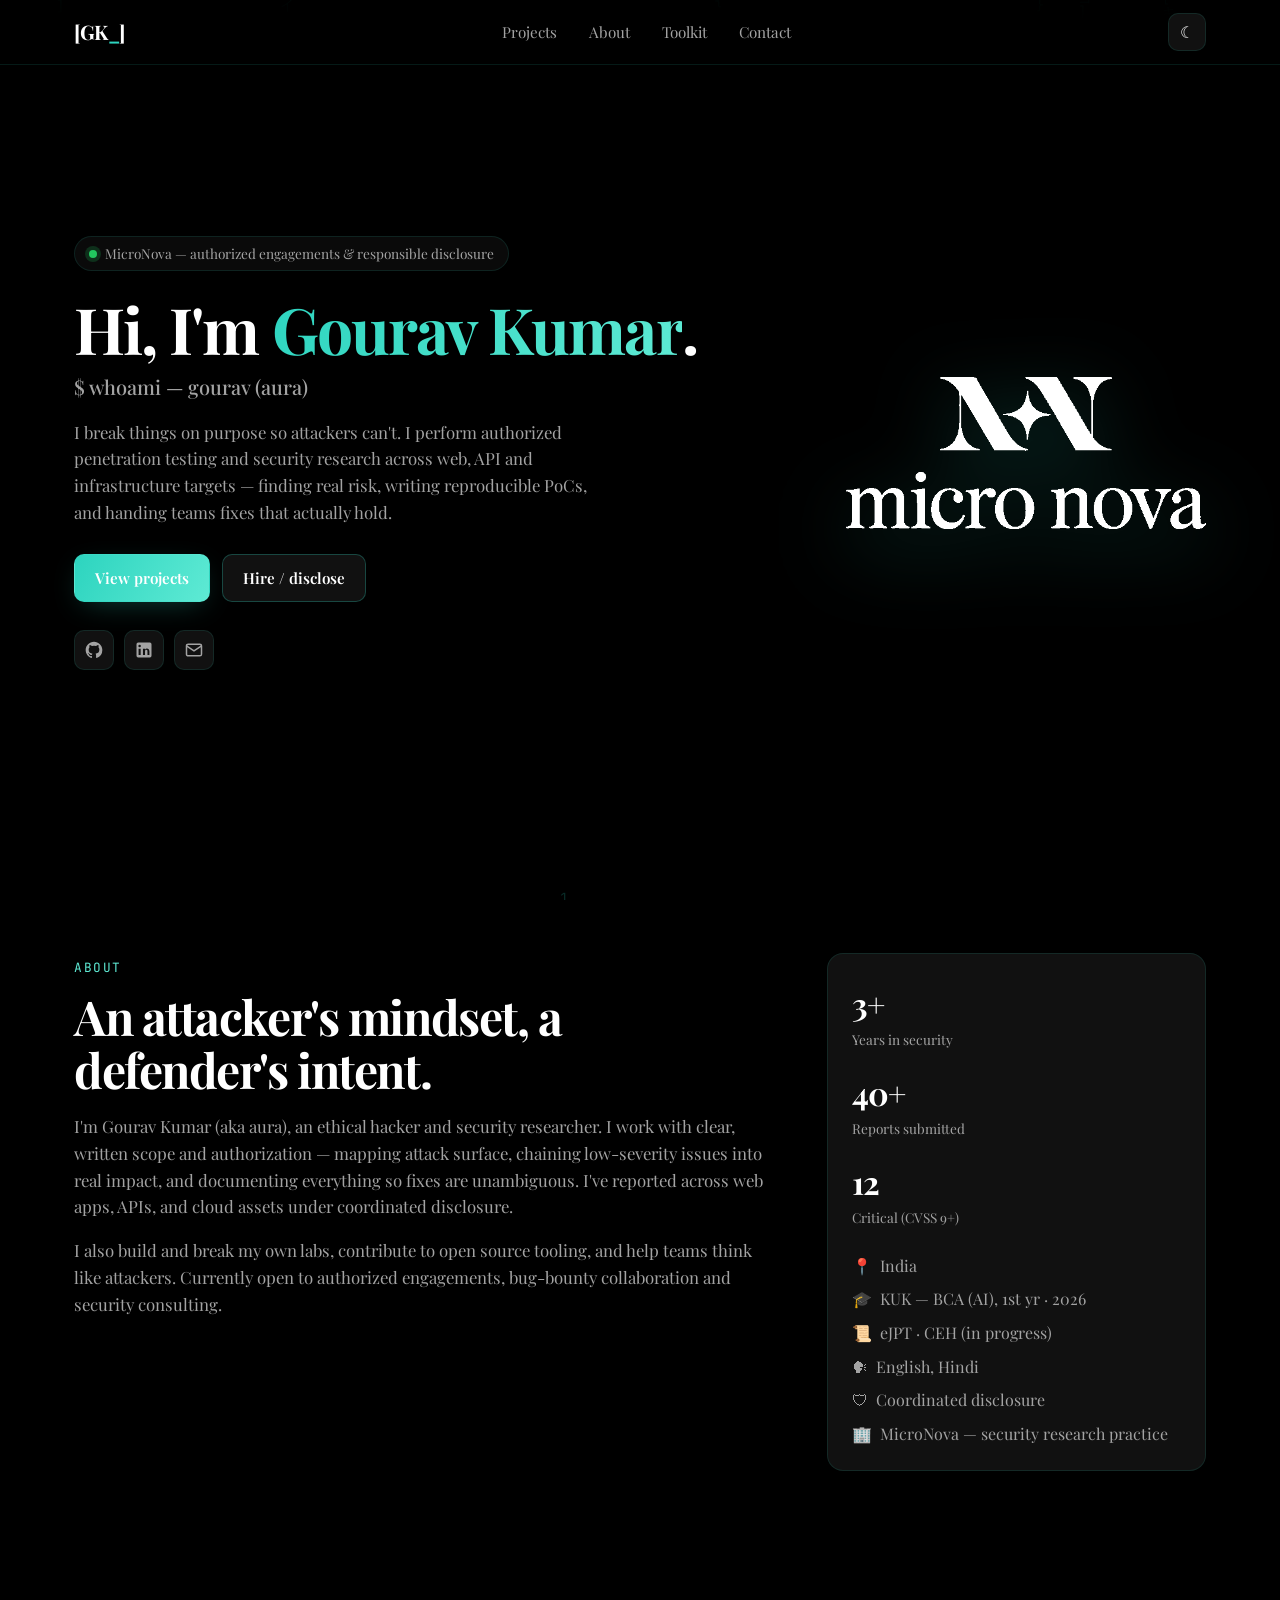
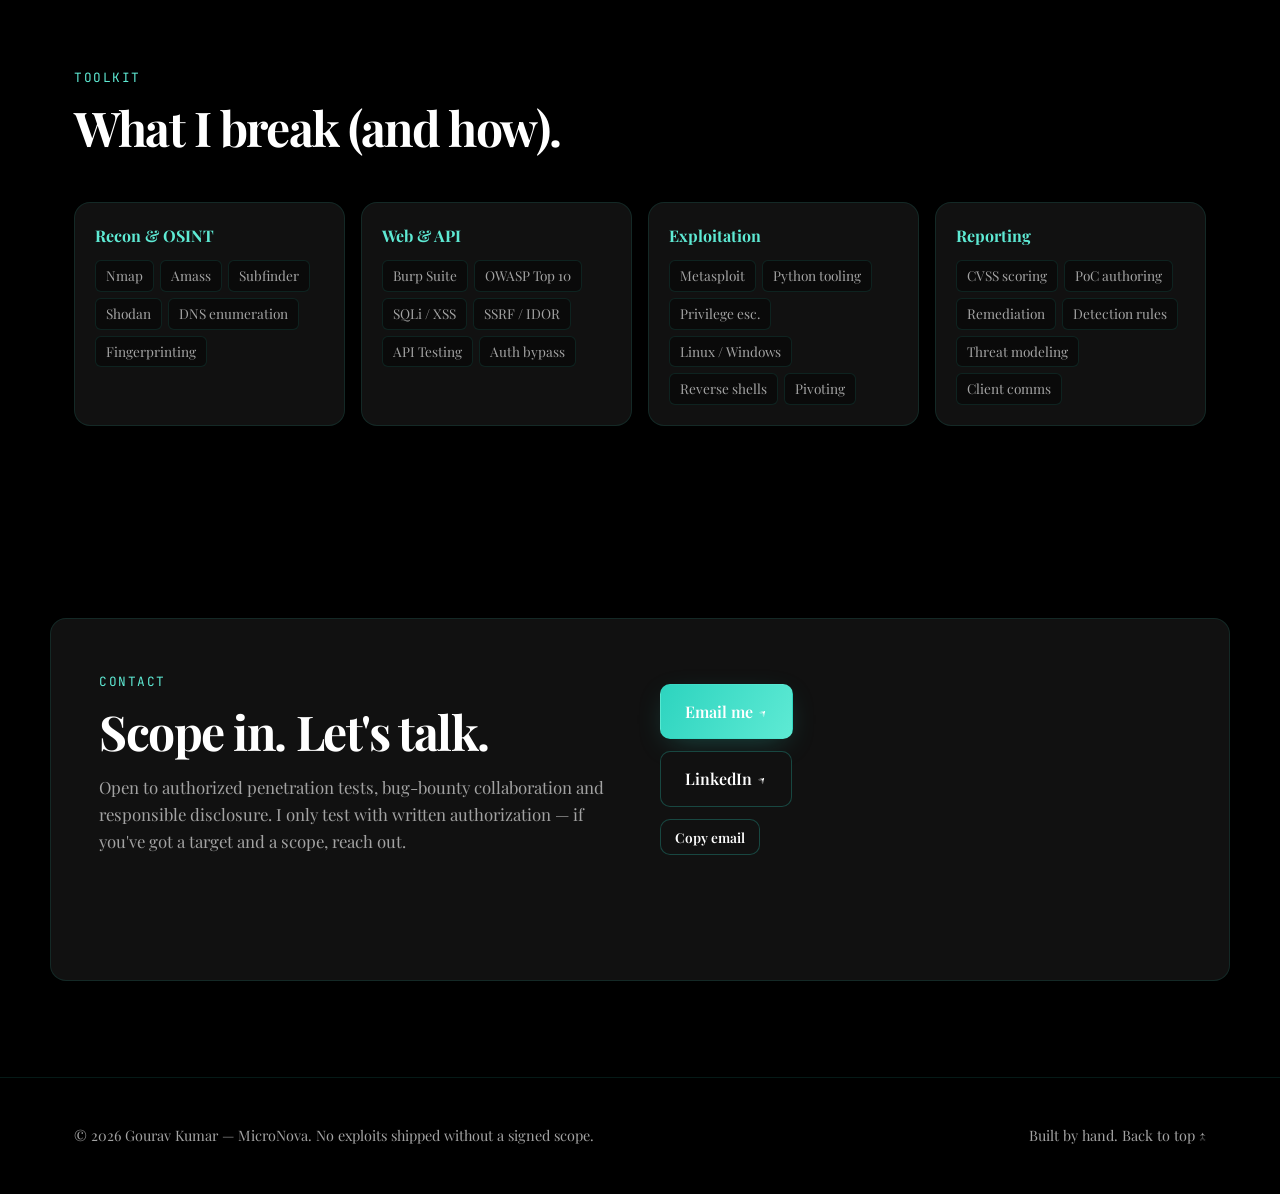
<file: index.html>
<!DOCTYPE html>
<html lang="en" data-theme="dark">
<head>
  <meta charset="UTF-8" />
  <meta name="viewport" content="width=device-width, initial-scale=1" />
  <meta name="description" content="Portfolio of Gourav Kumar — ethical hacker & security researcher. Authorized penetration testing, web/API security, and responsible disclosure." />
  <title>Gourav Kumar — Ethical Hacker</title>

  <link rel="icon" type="image/svg+xml" href="assets/favicon.svg" />

  <link rel="preconnect" href="https://fonts.googleapis.com" />
  <link rel="preconnect" href="https://fonts.gstatic.com" crossorigin />
  <link href="https://fonts.googleapis.com/css2?family=Playfair+Display:wght@400;500;600;700;800;900&family=JetBrains+Mono:wght@400;500;700&display=swap" rel="stylesheet" />

  <link rel="stylesheet" href="styles.css" />
</head>
<body>
  <canvas id="bg-canvas" aria-hidden="true"></canvas>

  <header class="site-header" id="top">
    <div class="container header-inner">
      <a class="logo" href="#top" aria-label="Gourav Kumar home">
        <span class="logo-bracket">[</span>GK<span class="dot">_</span><span class="logo-bracket">]</span>
      </a>
      <nav class="nav" aria-label="Primary">
        <ul class="nav-list">
          <li><a href="projects.html">Projects</a></li>
          <li><a href="#about">About</a></li>
          <li><a href="#skills">Toolkit</a></li>
          <li><a href="#contact">Contact</a></li>
        </ul>
      </nav>
      <div class="header-actions">
        <button class="theme-toggle" id="theme-toggle" aria-label="Toggle color theme" type="button">
          <span class="icon sun" aria-hidden="true">☀</span>
          <span class="icon moon" aria-hidden="true">☾</span>
        </button>
        <button class="nav-toggle" id="nav-toggle" aria-label="Toggle navigation" aria-expanded="false" type="button">
          <span></span><span></span><span></span>
        </button>
      </div>
    </div>
  </header>

  <main>
    <section class="hero section" id="hero">
      <div class="container hero-inner">
        <div class="hero-content reveal">
          <span class="badge">
            <span class="badge-dot"></span>
            MicroNova — authorized engagements &amp; responsible disclosure
          </span>
          <h1 class="hero-title">
            Hi, I'm <span class="gradient-text">Gourav Kumar</span>.
          </h1>
          <h2 class="hero-sub">$ whoami — gourav (aura)</h2>
          <p class="hero-lead">
            I break things on purpose so attackers can't. I perform authorized
            penetration testing and security research across web, API and
            infrastructure targets — finding real risk, writing reproducible
            PoCs, and handing teams fixes that actually hold.
          </p>
          <div class="hero-cta">
            <a class="btn btn-primary" href="projects.html">View projects</a>
            <a class="btn btn-ghost" href="#contact">Hire / disclose</a>
          </div>
          <ul class="hero-social" aria-label="Social links">
            <li>
              <a href="https://github.com/gouravharmilap" target="_blank" rel="noopener noreferrer" aria-label="GitHub">
                <svg viewBox="0 0 24 24" width="20" height="20" fill="currentColor" aria-hidden="true">
                  <path d="M12 2C6.48 2 2 6.48 2 12c0 4.42 2.87 8.17 6.84 9.49.5.09.68-.22.68-.48v-1.7c-2.78.61-3.37-1.34-3.37-1.34-.46-1.16-1.11-1.47-1.11-1.47-.91-.62.07-.61.07-.61 1 .07 1.53 1.03 1.53 1.03.89 1.52 2.34 1.08 2.91.82.09-.65.35-1.08.63-1.33-2.22-.25-4.56-1.11-4.56-4.95 0-1.09.39-1.98 1.03-2.68-.1-.25-.45-1.27.1-2.65 0 0 .84-.27 2.75 1.03a9.58 9.58 0 0 1 5 0c1.91-1.3 2.75-1.03 2.75-1.03.55 1.38.2 2.4.1 2.65.64.7 1.03 1.59 1.03 2.68 0 3.85-2.34 4.7-4.57 4.95.36.31.68.92.68 1.85v2.74c0 .27.18.58.69.48A10.01 10.01 0 0 0 22 12c0-5.52-4.48-10-10-10Z"/>
                </svg>
              </a>
            </li>
            <li>
              <a href="https://www.linkedin.com/in/gourav-bajwa-5b4453447" target="_blank" rel="noopener noreferrer" aria-label="LinkedIn">
                <svg viewBox="0 0 24 24" width="20" height="20" fill="currentColor" aria-hidden="true">
                  <path d="M19 3a2 2 0 0 1 2 2v14a2 2 0 0 1-2 2H5a2 2 0 0 1-2-2V5a2 2 0 0 1 2-2h14Zm-11 7.5H5.5V18H8V10.5Zm-1.25-1.75a1.5 1.5 0 1 0 0-3 1.5 1.5 0 0 0 0 3ZM18.5 18v-4.25c0-2.35-1.25-3.5-2.95-3.5a2.6 2.6 0 0 0-2.3 1.3V10.5H10.75V18H13.25v-4.05c0-1.1.2-2.15 1.55-2.15s1.35 1.25 1.35 2.2V18h2.35Z"/>
                </svg>
              </a>
            </li>
            <li>
              <a href="mailto:gouravharmilap@gmail.com" aria-label="Email">
                <svg viewBox="0 0 24 24" width="20" height="20" fill="none" stroke="currentColor" stroke-width="1.8" aria-hidden="true">
                  <rect x="3" y="5" width="18" height="14" rx="2"/>
                  <path d="m3 7 9 6 9-6"/>
                </svg>
              </a>
            </li>
          </ul>
        </div>
        <div class="hero-visual reveal" aria-hidden="true">
          <img class="hero-logo" src="assets/micronova-logo.png" alt="MicroNova logo" />
        </div>
      </div>
    </section>


    <section class="section" id="about">
      <div class="container about-grid">
        <div class="about-text reveal">
          <span class="eyebrow">About</span>
          <h2 class="section-title">An attacker's mindset, a defender's intent.</h2>
          <p>
            I'm Gourav Kumar (aka aura), an ethical hacker and security researcher. I work
            with clear, written scope and authorization — mapping attack surface,
            chaining low-severity issues into real impact, and documenting
            everything so fixes are unambiguous. I've reported across web apps,
            APIs, and cloud assets under coordinated disclosure.
          </p>
          <p>
            I also build and break my own labs, contribute to open source tooling,
            and help teams think like attackers. Currently open to authorized
            engagements, bug-bounty collaboration and security consulting.
          </p>
        </div>
        <aside class="about-panel reveal">
          <div class="stat">
            <span class="stat-num">3+</span>
            <span class="stat-label">Years in security</span>
          </div>
          <div class="stat">
            <span class="stat-num">40+</span>
            <span class="stat-label">Reports submitted</span>
          </div>
          <div class="stat">
            <span class="stat-num">12</span>
            <span class="stat-label">Critical (CVSS 9+)</span>
          </div>
          <ul class="facts">
            <li><span>📍</span> India</li>
            <li><span>🎓</span> KUK — BCA (AI), 1st yr · 2026</li>
            <li><span>📜</span> eJPT · CEH (in progress)</li>
            <li><span>🗣</span> English, Hindi</li>
            <li><span>🛡</span> Coordinated disclosure</li>
            <li><span>🏢</span> MicroNova — security research practice</li>
          </ul>
        </aside>
      </div>
    </section>

    <section class="section" id="skills">
      <div class="container">
        <header class="section-head reveal">
          <span class="eyebrow">Toolkit</span>
          <h2 class="section-title">What I break (and how).</h2>
        </header>
        <div class="skills-grid reveal">
          <div class="skill-group">
            <h3>Recon &amp; OSINT</h3>
            <ul>
              <li>Nmap</li><li>Amass</li><li>Subfinder</li><li>Shodan</li>
              <li>DNS enumeration</li><li>Fingerprinting</li>
            </ul>
          </div>
          <div class="skill-group">
            <h3>Web &amp; API</h3>
            <ul>
              <li>Burp Suite</li><li>OWASP Top 10</li><li>SQLi / XSS</li>
              <li>SSRF / IDOR</li><li>API Testing</li><li>Auth bypass</li>
            </ul>
          </div>
          <div class="skill-group">
            <h3>Exploitation</h3>
            <ul>
              <li>Metasploit</li><li>Python tooling</li><li>Privilege esc.</li>
              <li>Linux / Windows</li><li>Reverse shells</li><li>Pivoting</li>
            </ul>
          </div>
          <div class="skill-group">
            <h3>Reporting</h3>
            <ul>
              <li>CVSS scoring</li><li>PoC authoring</li><li>Remediation</li>
              <li>Detection rules</li><li>Threat modeling</li><li>Client comms</li>
            </ul>
          </div>
        </div>
      </div>
    </section>

    <section class="section" id="contact">
      <div class="container contact-inner reveal">
        <div class="contact-copy">
          <span class="eyebrow">Contact</span>
          <h2 class="section-title">Scope in. Let's talk.</h2>
          <p>
            Open to authorized penetration tests, bug-bounty collaboration and
            responsible disclosure. I only test with written authorization — if
            you've got a target and a scope, reach out.
          </p>
        </div>
        <div class="contact-actions">
          <a class="btn btn-primary btn-lg" id="email-btn" href="mailto:gouravharmilap@gmail.com">
            Email me ↗
          </a>
          <a class="btn btn-ghost btn-lg" href="https://www.linkedin.com/in/gourav-bajwa-5b4453447" target="_blank" rel="noopener noreferrer">
            LinkedIn ↗
          </a>
          <button class="btn btn-ghost btn-sm copy-btn" id="copy-email" type="button" data-email="gouravharmilap@gmail.com">
            Copy email
          </button>
        </div>
        <p class="contact-note" id="copy-note" role="status" aria-live="polite"></p>
      </div>
    </section>
  </main>

  <footer class="site-footer">
    <div class="container footer-inner">
      <p>© <span id="year"></span> Gourav Kumar — MicroNova. No exploits shipped without a signed scope.</p>
      <p class="footer-note">Built by hand. <a href="#top">Back to top ↑</a></p>
    </div>
  </footer>

  <script src="script.js" defer></script>
</body>
</html>
</file>
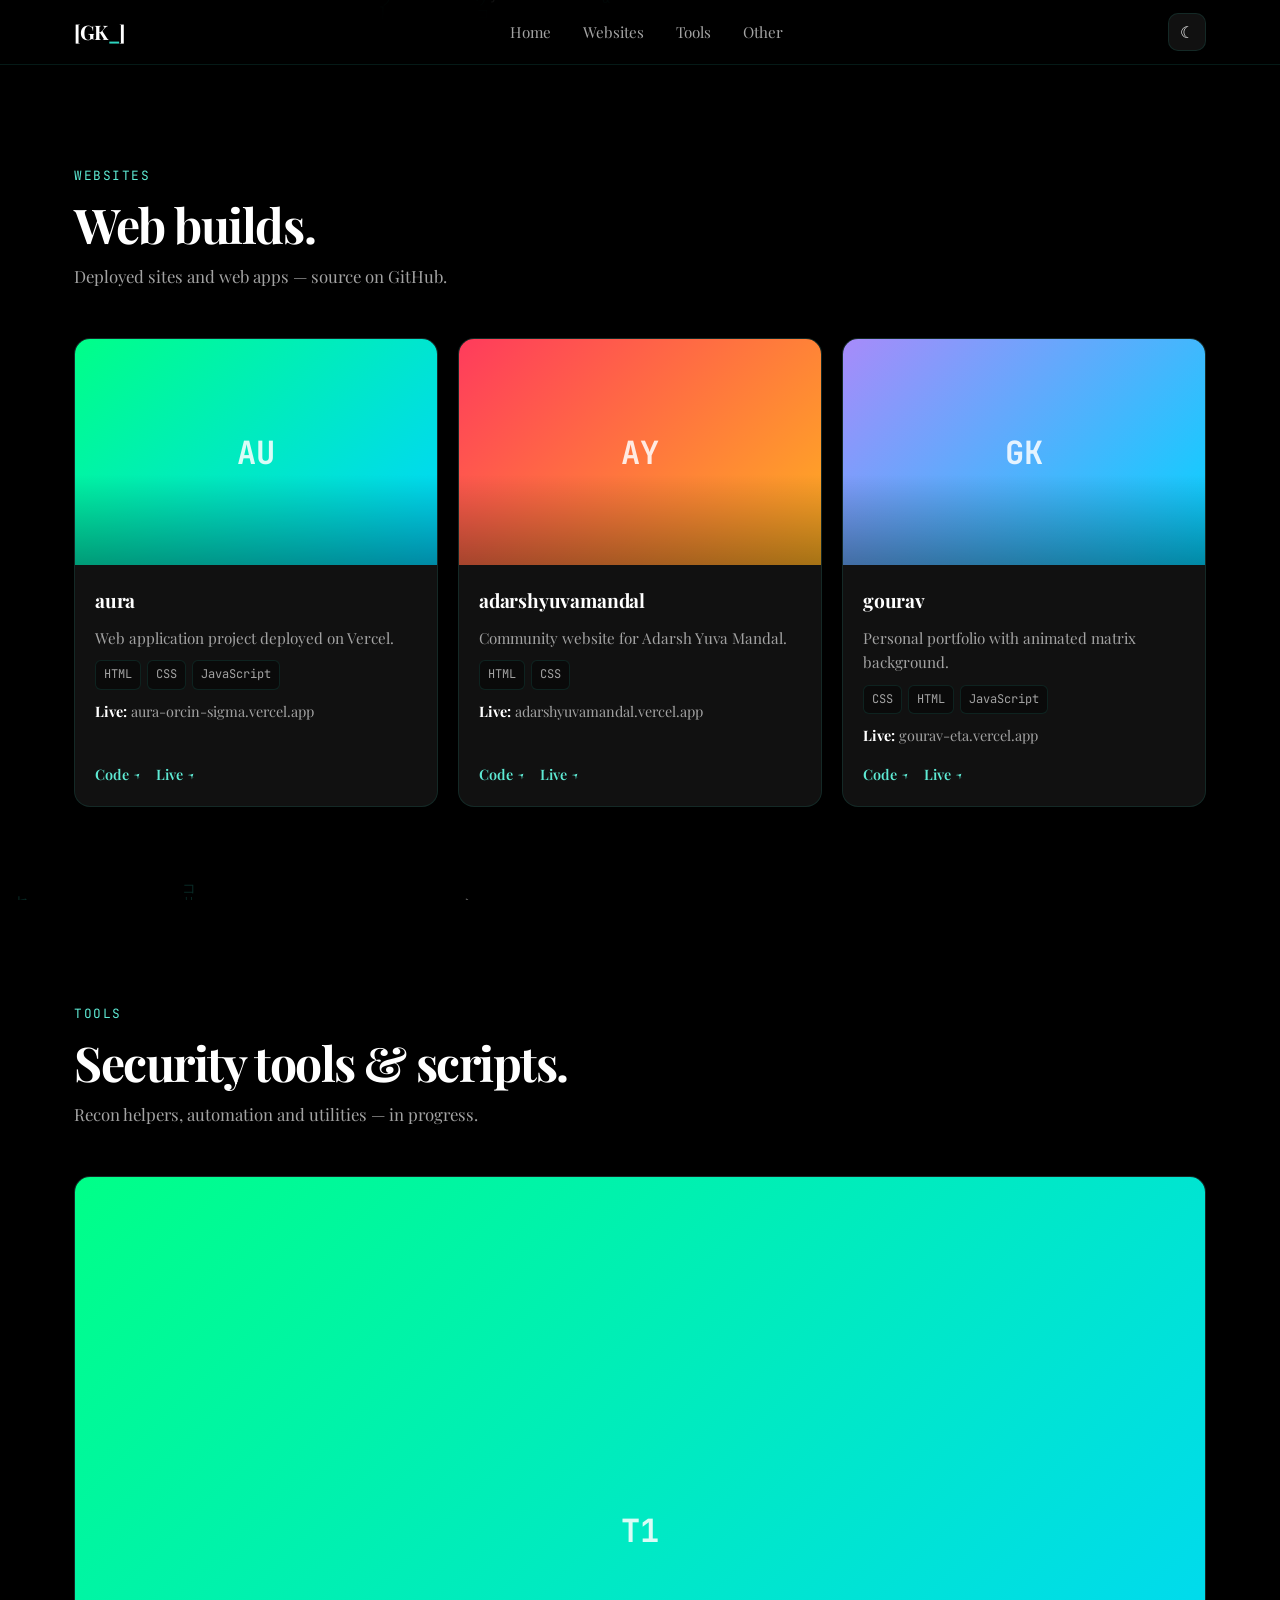
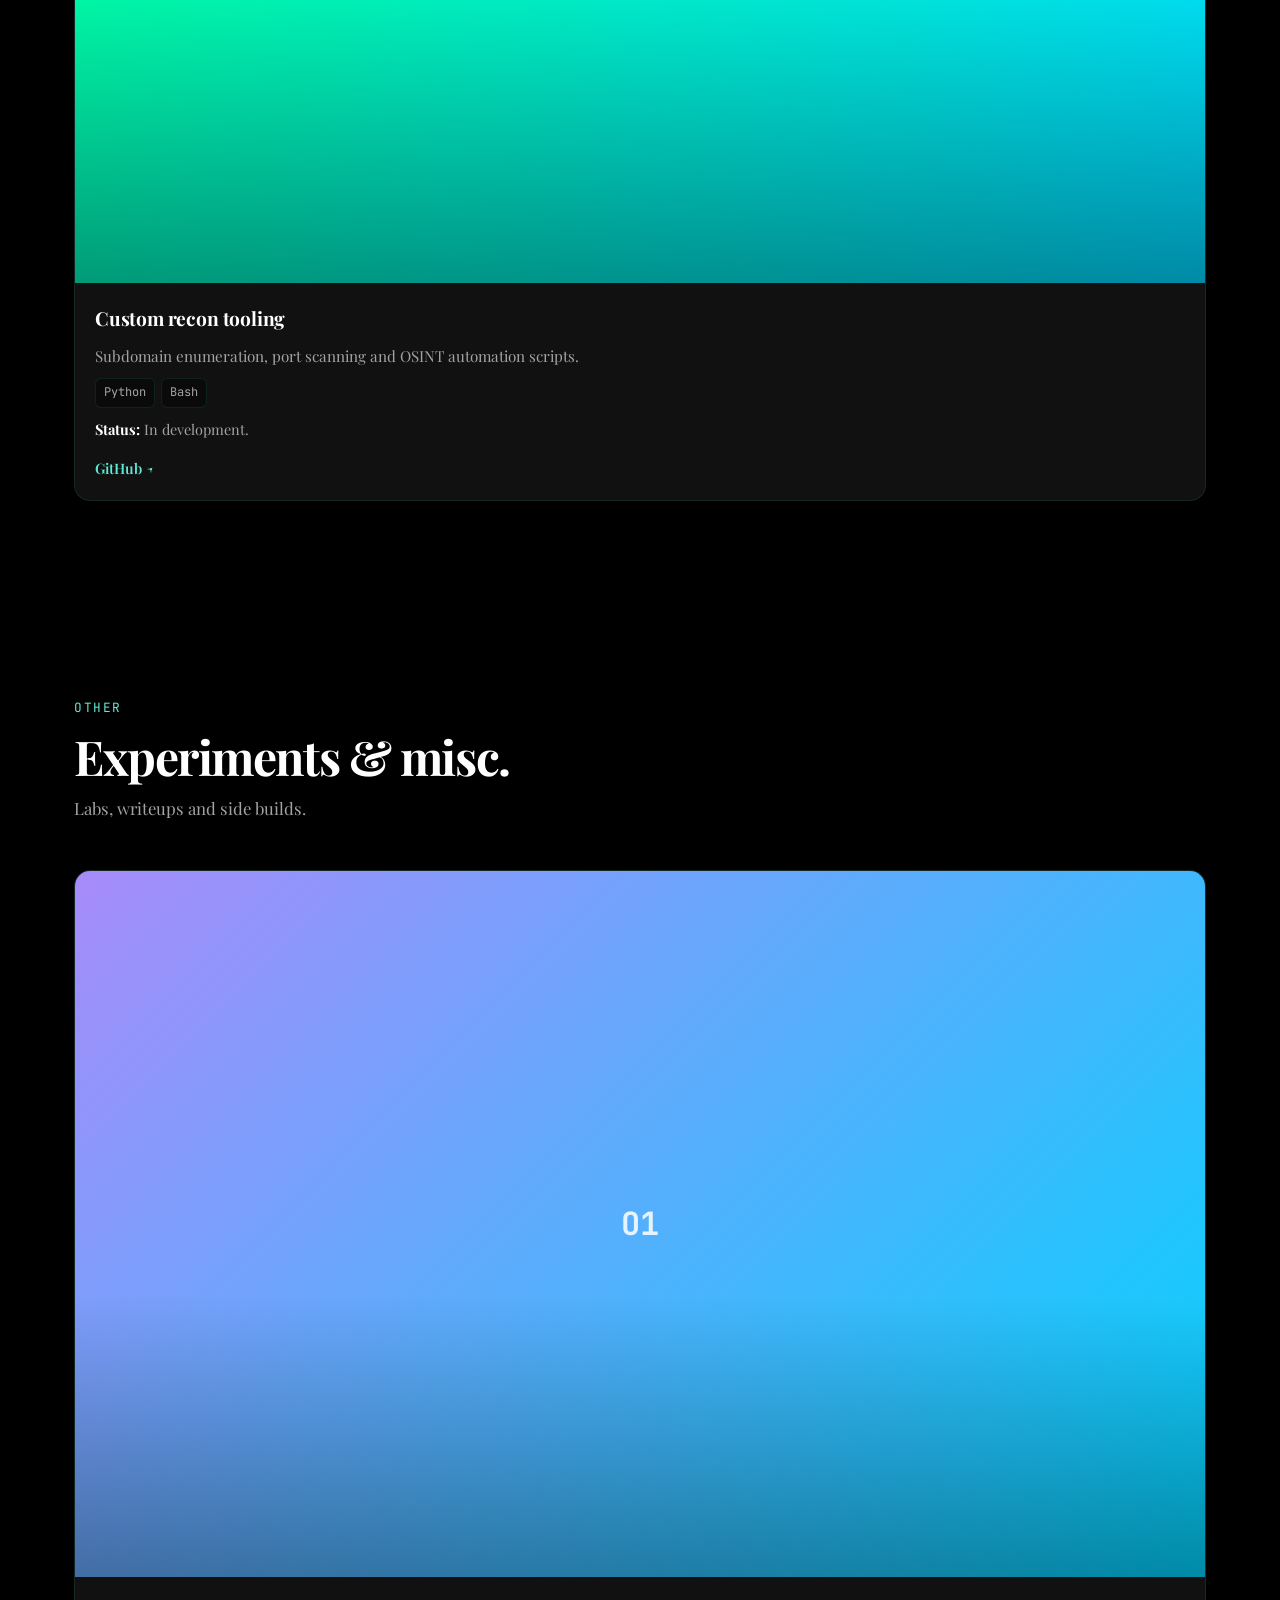
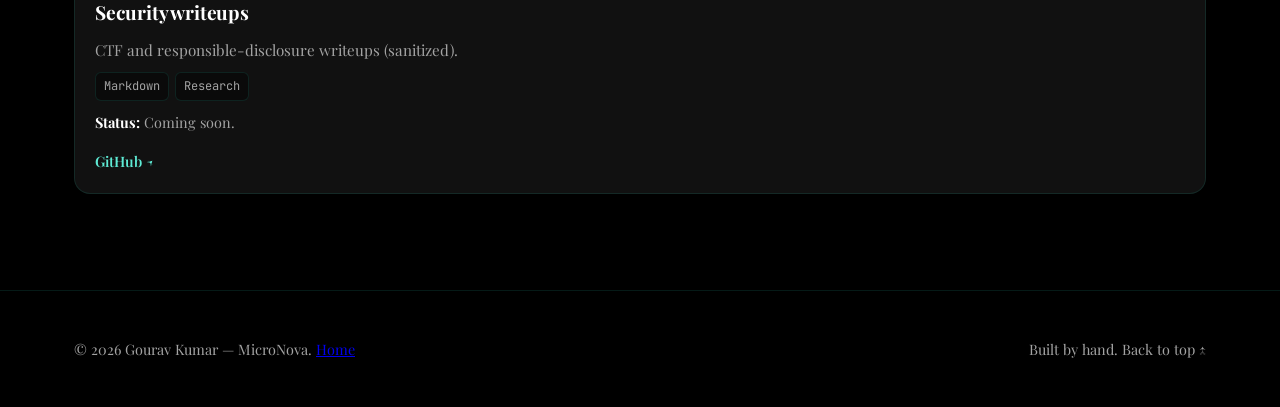
<file: projects.html>
<!DOCTYPE html>
<html lang="en" data-theme="dark">
<head>
  <meta charset="UTF-8" />
  <meta name="viewport" content="width=device-width, initial-scale=1" />
  <meta name="description" content="Projects by Gourav Kumar — websites, tools and other builds." />
  <title>Projects — Gourav Kumar</title>

  <link rel="icon" type="image/svg+xml" href="assets/favicon.svg" />

  <link rel="preconnect" href="https://fonts.googleapis.com" />
  <link rel="preconnect" href="https://fonts.gstatic.com" crossorigin />
  <link href="https://fonts.googleapis.com/css2?family=Playfair+Display:wght@400;500;600;700;800;900&family=JetBrains+Mono:wght@400;500;700&display=swap" rel="stylesheet" />

  <link rel="stylesheet" href="styles.css" />
</head>
<body>
  <canvas id="bg-canvas" aria-hidden="true"></canvas>

  <header class="site-header" id="top">
    <div class="container header-inner">
      <a class="logo" href="index.html" aria-label="Gourav Kumar home">
        <span class="logo-bracket">[</span>GK<span class="dot">_</span><span class="logo-bracket">]</span>
      </a>
      <nav class="nav" aria-label="Primary">
        <ul class="nav-list">
          <li><a href="index.html">Home</a></li>
          <li><a href="#websites">Websites</a></li>
          <li><a href="#tools">Tools</a></li>
          <li><a href="#other">Other</a></li>
        </ul>
      </nav>
      <div class="header-actions">
        <button class="theme-toggle" id="theme-toggle" aria-label="Toggle color theme" type="button">
          <span class="icon sun" aria-hidden="true">☀</span>
          <span class="icon moon" aria-hidden="true">☾</span>
        </button>
        <button class="nav-toggle" id="nav-toggle" aria-label="Toggle navigation" aria-expanded="false" type="button">
          <span></span><span></span><span></span>
        </button>
      </div>
    </div>
  </header>

  <main>
    <section class="section" id="websites">
      <div class="container">
        <header class="section-head reveal">
          <span class="eyebrow">Websites</span>
          <h2 class="section-title">Web builds.</h2>
          <p class="section-lead">Deployed sites and web apps — source on GitHub.</p>
        </header>
        <div class="projects-grid">
          <article class="project-card reveal">
            <div class="project-thumb" style="--thumb: linear-gradient(135deg,#00ff88,#00d4ff);">AU</div>
            <div class="project-body">
              <h3>aura</h3>
              <p class="project-one-liner">Web application project deployed on Vercel.</p>
              <div class="project-tags"><span>HTML</span><span>CSS</span><span>JavaScript</span></div>
              <p class="project-impact"><strong>Live:</strong> aura-orcin-sigma.vercel.app</p>
              <div class="project-links">
                <a href="https://github.com/gouravharmilap/aura" target="_blank" rel="noopener noreferrer">Code ↗</a>
                <a href="https://aura-orcin-sigma.vercel.app" target="_blank" rel="noopener noreferrer">Live ↗</a>
              </div>
            </div>
          </article>

          <article class="project-card reveal">
            <div class="project-thumb" style="--thumb: linear-gradient(135deg,#ff3b5c,#ffb020);">AY</div>
            <div class="project-body">
              <h3>adarshyuvamandal</h3>
              <p class="project-one-liner">Community website for Adarsh Yuva Mandal.</p>
              <div class="project-tags"><span>HTML</span><span>CSS</span></div>
              <p class="project-impact"><strong>Live:</strong> adarshyuvamandal.vercel.app</p>
              <div class="project-links">
                <a href="https://github.com/gouravharmilap/adarshyuvamandal" target="_blank" rel="noopener noreferrer">Code ↗</a>
                <a href="https://adarshyuvamandal.vercel.app/" target="_blank" rel="noopener noreferrer">Live ↗</a>
              </div>
            </div>
          </article>

          <article class="project-card reveal">
            <div class="project-thumb" style="--thumb: linear-gradient(135deg,#a78bfa,#00d4ff);">GK</div>
            <div class="project-body">
              <h3>gourav</h3>
              <p class="project-one-liner">Personal portfolio with animated matrix background.</p>
              <div class="project-tags"><span>CSS</span><span>HTML</span><span>JavaScript</span></div>
              <p class="project-impact"><strong>Live:</strong> gourav-eta.vercel.app</p>
              <div class="project-links">
                <a href="https://github.com/gouravharmilap/gourav" target="_blank" rel="noopener noreferrer">Code ↗</a>
                <a href="https://gourav-eta.vercel.app" target="_blank" rel="noopener noreferrer">Live ↗</a>
              </div>
            </div>
          </article>
        </div>
      </div>
    </section>

    <section class="section" id="tools">
      <div class="container">
        <header class="section-head reveal">
          <span class="eyebrow">Tools</span>
          <h2 class="section-title">Security tools &amp; scripts.</h2>
          <p class="section-lead">Recon helpers, automation and utilities — in progress.</p>
        </header>
        <div class="projects-grid">
          <article class="project-card reveal">
            <div class="project-thumb" style="--thumb: linear-gradient(135deg,#00ff88,#00d4ff);">T1</div>
            <div class="project-body">
              <h3>Custom recon tooling</h3>
              <p class="project-one-liner">Subdomain enumeration, port scanning and OSINT automation scripts.</p>
              <div class="project-tags"><span>Python</span><span>Bash</span></div>
              <p class="project-impact"><strong>Status:</strong> In development.</p>
              <div class="project-links">
                <a href="https://github.com/gouravharmilap" target="_blank" rel="noopener noreferrer">GitHub ↗</a>
              </div>
            </div>
          </article>
        </div>
      </div>
    </section>

    <section class="section" id="other">
      <div class="container">
        <header class="section-head reveal">
          <span class="eyebrow">Other</span>
          <h2 class="section-title">Experiments &amp; misc.</h2>
          <p class="section-lead">Labs, writeups and side builds.</p>
        </header>
        <div class="projects-grid">
          <article class="project-card reveal">
            <div class="project-thumb" style="--thumb: linear-gradient(135deg,#a78bfa,#00d4ff);">O1</div>
            <div class="project-body">
              <h3>Security writeups</h3>
              <p class="project-one-liner">CTF and responsible-disclosure writeups (sanitized).</p>
              <div class="project-tags"><span>Markdown</span><span>Research</span></div>
              <p class="project-impact"><strong>Status:</strong> Coming soon.</p>
              <div class="project-links">
                <a href="https://github.com/gouravharmilap" target="_blank" rel="noopener noreferrer">GitHub ↗</a>
              </div>
            </div>
          </article>
        </div>
      </div>
    </section>
  </main>

  <footer class="site-footer">
    <div class="container footer-inner">
      <p>© <span id="year"></span> Gourav Kumar — MicroNova. <a href="index.html">Home</a></p>
      <p class="footer-note">Built by hand. <a href="#top">Back to top ↑</a></p>
    </div>
  </footer>

  <script src="script.js" defer></script>
</body>
</html>
</file>
<file: styles.css>
/* ===== Design tokens ===== */
:root {
  --bg: #000000;
  --bg-soft: #0a0a0a;
  --bg-elev: #111111;
  --text: #ffffff;
  --text-muted: #a3a3a3;
  --text-faint: #525252;
  --accent: #2dd4bf;
  --accent-2: #5eead4;
  --accent-glow: rgba(45, 212, 191, 0.35);
  --border: rgba(45, 212, 191, 0.12);
  --border-strong: rgba(45, 212, 191, 0.28);
  --shadow: 0 20px 60px -20px rgba(0, 0, 0, 0.9);
  --radius: 16px;
  --radius-sm: 10px;
  --maxw: 1180px;
  --font-sans: "Playfair Display", Georgia, "Times New Roman", serif;
  --font-mono: "JetBrains Mono", ui-monospace, SFMono-Regular, monospace;
}

[data-theme="light"] {
  --bg: #ffffff;
  --bg-soft: #f5f5f5;
  --bg-elev: #ffffff;
  --text: #0a0a0a;
  --text-muted: #525252;
  --text-faint: #a3a3a3;
  --accent: #0d9488;
  --accent-2: #14b8a6;
  --accent-glow: rgba(13, 148, 136, 0.25);
  --border: rgba(10, 10, 10, 0.1);
  --border-strong: rgba(10, 10, 10, 0.18);
  --shadow: 0 20px 60px -20px rgba(10, 10, 10, 0.18);
}

/* Respect reduced motion */
@media (prefers-reduced-motion: reduce) {
  *, *::before, *::after {
    animation-duration: 0.001ms !important;
    animation-iteration-count: 1 !important;
    transition-duration: 0.001ms !important;
    scroll-behavior: auto !important;
  }
}

* { box-sizing: border-box; }

html { scroll-behavior: smooth; }

body {
  margin: 0;
  font-family: var(--font-sans);
  background: var(--bg);
  color: var(--text);
  line-height: 1.6;
  -webkit-font-smoothing: antialiased;
  overflow-x: hidden;
  transition: background 0.3s ease, color 0.3s ease;
}

/* Canvas background */
#bg-canvas {
  position: fixed;
  inset: 0;
  z-index: 0;
  pointer-events: none;
  opacity: 0.45;
}
[data-theme="light"] #bg-canvas { opacity: 0.12; }

/* Containers */
.container {
  width: 100%;
  max-width: var(--maxw);
  margin: 0 auto;
  padding: 0 24px;
}

/* Header */
.site-header {
  position: sticky;
  top: 0;
  z-index: 50;
  backdrop-filter: blur(14px);
  -webkit-backdrop-filter: blur(14px);
  background: color-mix(in srgb, var(--bg) 70%, transparent);
  border-bottom: 1px solid var(--border);
}
.header-inner {
  display: flex;
  align-items: center;
  justify-content: space-between;
  height: 64px;
  gap: 16px;
}
.logo {
  font-weight: 700;
  font-size: 1.25rem;
  color: var(--text);
  text-decoration: none;
  letter-spacing: -0.02em;
}
.logo .dot { color: var(--accent); }
.nav { flex: 1; display: flex; justify-content: center; }
.nav-list {
  display: flex;
  gap: 4px;
  list-style: none;
  margin: 0;
  padding: 0;
}
.nav-list a {
  color: var(--text-muted);
  text-decoration: none;
  padding: 8px 14px;
  border-radius: 8px;
  font-size: 0.95rem;
  transition: color 0.2s, background 0.2s;
}
.nav-list a:hover { color: var(--text); background: var(--bg-soft); }
.header-actions { display: flex; align-items: center; gap: 8px; }
.theme-toggle {
  border: 1px solid var(--border);
  background: var(--bg-elev);
  color: var(--text);
  width: 38px; height: 38px;
  border-radius: 10px;
  cursor: pointer;
  font-size: 1rem;
  display: grid; place-items: center;
}
.theme-toggle .icon { display: none; }
[data-theme="dark"] .theme-toggle .moon { display: inline; }
[data-theme="light"] .theme-toggle .sun { display: inline; }
.nav-toggle {
  display: none;
  flex-direction: column;
  gap: 4px;
  border: 1px solid var(--border);
  background: var(--bg-elev);
  width: 38px; height: 38px;
  border-radius: 10px;
  cursor: pointer;
  padding: 8px;
}
.nav-toggle span {
  height: 2px; background: var(--text); border-radius: 2px;
}

/* Sections */
.section { position: relative; z-index: 1; padding: 96px 0; }
.section-head { margin-bottom: 48px; max-width: 720px; }
.eyebrow {
  display: inline-block;
  font-family: var(--font-mono);
  font-size: 0.8rem;
  letter-spacing: 0.12em;
  text-transform: uppercase;
  color: var(--accent-2);
  margin-bottom: 12px;
}
.section-title {
  font-size: clamp(2rem, 4vw, 3rem);
  line-height: 1.1;
  letter-spacing: -0.03em;
  margin: 0 0 12px;
}
.section-lead { color: var(--text-muted); font-size: 1.05rem; margin: 0; }

/* Hero */
.hero { padding-top: 80px; min-height: 88vh; display: flex; align-items: center; }
.hero-inner {
  display: grid;
  grid-template-columns: 1.15fr 0.85fr;
  gap: 48px;
  align-items: center;
}
.hero-content { max-width: 640px; }
.badge {
  display: inline-flex;
  align-items: center;
  gap: 8px;
  padding: 6px 14px;
  border-radius: 999px;
  background: var(--bg-soft);
  border: 1px solid var(--border);
  font-size: 0.85rem;
  color: var(--text-muted);
  margin-bottom: 24px;
}
.badge-dot {
  width: 8px; height: 8px; border-radius: 50%;
  background: #22c55e;
  box-shadow: 0 0 0 4px rgba(34, 197, 94, 0.2);
}
.hero-title {
  font-size: clamp(2.4rem, 5vw, 4rem);
  line-height: 1.05;
  letter-spacing: -0.03em;
  margin: 0 0 8px;
}
.gradient-text {
  background: linear-gradient(120deg, var(--accent), var(--accent-2));
  -webkit-background-clip: text;
  background-clip: text;
  color: transparent;
}
.hero-sub {
  font-size: 1.25rem;
  color: var(--text-muted);
  font-weight: 500;
  margin: 0 0 16px;
}
.hero-lead {
  font-size: 1.05rem;
  color: var(--text-muted);
  margin: 0 0 28px;
  max-width: 540px;
}
.hero-cta { display: flex; gap: 12px; flex-wrap: wrap; margin-bottom: 28px; }
.hero-social {
  display: flex;
  gap: 10px;
  list-style: none;
  margin: 0;
  padding: 0;
}
.hero-social a {
  display: grid; place-items: center;
  width: 40px; height: 40px;
  border-radius: 10px;
  border: 1px solid var(--border);
  color: var(--text-muted);
  background: var(--bg-elev);
  transition: color 0.2s, border-color 0.2s, transform 0.2s;
}
.hero-social a:hover { color: var(--text); border-color: var(--accent); transform: translateY(-2px); }

/* Buttons */
.btn {
  display: inline-flex;
  align-items: center;
  gap: 6px;
  padding: 11px 20px;
  border-radius: 10px;
  font-weight: 600;
  font-size: 0.95rem;
  text-decoration: none;
  border: 1px solid transparent;
  cursor: pointer;
  transition: transform 0.15s, background 0.2s, border-color 0.2s, box-shadow 0.2s;
  font-family: inherit;
}
.btn-primary {
  background: linear-gradient(120deg, var(--accent), var(--accent-2));
  color: #fff;
  box-shadow: 0 8px 30px -10px var(--accent-glow);
}
.btn-primary:hover { transform: translateY(-2px); box-shadow: 0 12px 36px -8px var(--accent-glow); }
.btn-ghost {
  background: var(--bg-elev);
  color: var(--text);
  border-color: var(--border-strong);
}
.btn-ghost:hover { border-color: var(--accent); transform: translateY(-2px); }
.btn-lg { padding: 14px 24px; font-size: 1rem; }
.btn-sm { padding: 8px 14px; font-size: 0.85rem; }

/* Hero visual */
.hero-visual {
  position: relative;
  aspect-ratio: 1;
  max-width: 360px;
  margin-left: auto;
  display: grid; place-items: center;
}
.orb {
  width: 220px; height: 220px;
  border-radius: 50%;
  background: radial-gradient(circle at 30% 30%, var(--accent), transparent 60%),
              radial-gradient(circle at 70% 70%, var(--accent-2), transparent 60%);
  filter: blur(2px);
  animation: float 6s ease-in-out infinite;
  position: relative;
}
.rings { position: absolute; inset: 0; }
.rings span {
  position: absolute;
  inset: 0;
  border: 1px solid var(--border-strong);
  border-radius: 50%;
  animation: spin 18s linear infinite;
}
.rings span:nth-child(2) { transform: scale(0.75); animation-duration: 12s; animation-direction: reverse; }
.rings span:nth-child(3) { transform: scale(0.5); animation-duration: 8s; }
@keyframes float {
  0%, 100% { transform: translateY(-10px) rotate(0deg); }
  50% { transform: translateY(10px) rotate(8deg); }
}
@keyframes antigrav {
  0%, 100% { transform: translateY(0) rotate(-1.5deg); }
  50% { transform: translateY(-18px) rotate(1.5deg); }
}
@keyframes spin { to { transform: rotate(360deg); } }

/* Terminal card hero visual */
.terminal-card {
  width: 100%;
  max-width: 380px;
  background: var(--bg-elev);
  border: 1px solid var(--border-strong);
  border-radius: var(--radius);
  overflow: hidden;
  box-shadow: 0 30px 80px -30px var(--accent-glow);
  font-family: var(--font-mono);
  animation: antigrav 6s ease-in-out infinite;
}
.terminal-bar {
  display: flex;
  align-items: center;
  gap: 8px;
  padding: 10px 14px;
  background: var(--bg-soft);
  border-bottom: 1px solid var(--border);
}
.terminal-bar .dot { width: 10px; height: 10px; border-radius: 50%; }
.terminal-bar .dot.red { background: #ff5f56; }
.terminal-bar .dot.yellow { background: #ffbd2e; }
.terminal-bar .dot.green { background: #27c93f; }
.terminal-title {
  margin-left: 8px;
  font-size: 0.75rem;
  color: var(--text-faint);
}
.terminal-body {
  padding: 16px 18px 20px;
  font-size: 0.85rem;
  line-height: 1.7;
  color: var(--text-muted);
}
.terminal-body p { margin: 0; white-space: pre-wrap; }
.terminal-body .prompt { color: var(--accent); margin-right: 6px; }
.terminal-body .out { color: var(--text); opacity: 0.85; padding-left: 2px; }
.terminal-body .out.ok { color: var(--accent); }
.terminal-body .cursor {
  display: inline-block;
  width: 8px; height: 1.1em;
  background: var(--accent);
  vertical-align: text-bottom;
  animation: blink 1s steps(2) infinite;
}
@keyframes blink { 50% { opacity: 0; } }

/* Hero visual override */
.hero-visual { max-width: 400px; aspect-ratio: auto; display: grid; place-items: center; }
.orb { display: none; }
.rings { display: none; }
.hero-logo {
  width: 100%;
  max-width: 360px;
  height: auto;
  display: block;
  filter: drop-shadow(0 20px 40px var(--accent-glow));
  animation: antigrav 6s ease-in-out infinite;
}

/* Projects */
.projects-grid {
  display: grid;
  grid-template-columns: repeat(auto-fit, minmax(300px, 1fr));
  gap: 20px;
}
.project-card {
  background: var(--bg-elev);
  border: 1px solid var(--border);
  border-radius: var(--radius);
  overflow: hidden;
  transition: transform 0.25s, box-shadow 0.25s, border-color 0.25s;
  display: flex;
  flex-direction: column;
}
.project-card:hover {
  transform: translateY(-6px);
  border-color: var(--accent);
  box-shadow: 0 20px 50px -20px var(--accent-glow);
}
.project-thumb {
  aspect-ratio: 16/10;
  background: var(--thumb, linear-gradient(135deg, #6366f1, #22d3ee));
  display: grid; place-items: center;
  font-family: var(--font-mono);
  font-size: 2rem;
  color: rgba(255,255,255,0.85);
  font-weight: 700;
  position: relative;
}
.project-thumb::after {
  content: "";
  position: absolute; inset: 0;
  background: linear-gradient(to bottom, transparent 60%, rgba(0,0,0,0.35));
}
.project-body { padding: 20px; display: flex; flex-direction: column; gap: 10px; flex: 1; }
.project-body h3 { margin: 0; font-size: 1.2rem; letter-spacing: -0.01em; }
.project-one-liner { color: var(--text-muted); margin: 0; font-size: 0.95rem; }
.project-tags { display: flex; flex-wrap: wrap; gap: 6px; }
.project-tags span {
  font-family: var(--font-mono);
  font-size: 0.75rem;
  padding: 4px 8px;
  border-radius: 6px;
  background: var(--bg-soft);
  border: 1px solid var(--border);
  color: var(--text-muted);
}
.project-impact { margin: 0; font-size: 0.9rem; color: var(--text-muted); }
.project-impact strong { color: var(--text); }
.project-links { display: flex; gap: 14px; margin-top: auto; padding-top: 6px; }
.project-links a {
  text-decoration: none;
  font-weight: 600;
  font-size: 0.9rem;
  color: var(--accent-2);
  transition: color 0.2s;
}
.project-links a:hover { color: var(--accent); }
.work-cta {
  margin-top: 40px;
  display: flex;
  align-items: center;
  justify-content: center;
  gap: 16px;
  flex-wrap: wrap;
  color: var(--text-muted);
}

/* About */
.about-grid {
  display: grid;
  grid-template-columns: 1.3fr 0.7fr;
  gap: 48px;
  align-items: start;
}
.about-text p { color: var(--text-muted); font-size: 1.05rem; }
.about-panel {
  background: var(--bg-elev);
  border: 1px solid var(--border);
  border-radius: var(--radius);
  padding: 24px;
  display: grid;
  gap: 16px;
}
.stat { display: flex; flex-direction: column; }
.stat-num { font-size: 2rem; font-weight: 700; letter-spacing: -0.02em; }
.stat-label { font-size: 0.85rem; color: var(--text-muted); }
.facts { list-style: none; padding: 0; margin: 8px 0 0; display: grid; gap: 8px; }
.facts li { color: var(--text-muted); display: flex; gap: 8px; align-items: center; }

/* Skills */
.skills-grid {
  display: grid;
  grid-template-columns: repeat(auto-fit, minmax(220px, 1fr));
  gap: 16px;
}
.skill-group {
  background: var(--bg-elev);
  border: 1px solid var(--border);
  border-radius: var(--radius);
  padding: 20px;
}
.skill-group h3 { margin: 0 0 12px; font-size: 1rem; color: var(--accent-2); }
.skill-group ul { list-style: none; padding: 0; margin: 0; display: flex; flex-wrap: wrap; gap: 6px; }
.skill-group li {
  font-size: 0.85rem;
  padding: 4px 10px;
  border-radius: 6px;
  background: var(--bg-soft);
  color: var(--text-muted);
  border: 1px solid var(--border);
}

/* Contact */
.contact-inner {
  display: grid;
  grid-template-columns: 1fr 1fr;
  gap: 40px;
  align-items: center;
  background: var(--bg-elev);
  border: 1px solid var(--border);
  border-radius: var(--radius);
  padding: 48px;
}
.contact-copy p { color: var(--text-muted); font-size: 1.05rem; }
.contact-actions { display: flex; flex-direction: column; gap: 12px; align-items: flex-start; }
.copy-btn { align-self: flex-start; }
.contact-note { grid-column: 1 / -1; color: var(--text-muted); font-size: 0.9rem; margin: 0; min-height: 20px; }

/* Footer */
.site-footer {
  border-top: 1px solid var(--border);
  padding: 32px 0;
  color: var(--text-muted);
  font-size: 0.9rem;
  position: relative;
  z-index: 1;
}
.footer-inner {
  display: flex;
  justify-content: space-between;
  flex-wrap: wrap;
  gap: 8px;
}
.footer-note a { color: var(--text-muted); text-decoration: none; }
.footer-note a:hover { color: var(--accent); }

/* Reveal animation */
.reveal {
  opacity: 0;
  transform: translateY(24px);
  transition: opacity 0.7s ease, transform 0.7s ease;
}
.reveal.visible {
  opacity: 1;
  transform: translateY(0);
}

/* Mobile */
@media (max-width: 900px) {
  .hero-inner { grid-template-columns: 1fr; }
  .hero-visual { display: none; }
  .about-grid { grid-template-columns: 1fr; }
  .contact-inner { grid-template-columns: 1fr; padding: 32px; }
}
@media (max-width: 720px) {
  .nav { position: fixed; inset: 64px 0 0 0; background: var(--bg); transform: translateX(100%); transition: transform 0.25s; padding: 24px; }
  .nav.open { transform: translateX(0); }
  .nav-list { flex-direction: column; }
  .nav-toggle { display: flex; }
  .section { padding: 64px 0; }
  .hero { min-height: auto; padding-top: 40px; }
}
@media (prefers-reduced-motion: reduce) {
  .reveal { opacity: 1; transform: none; }
}
</file>
